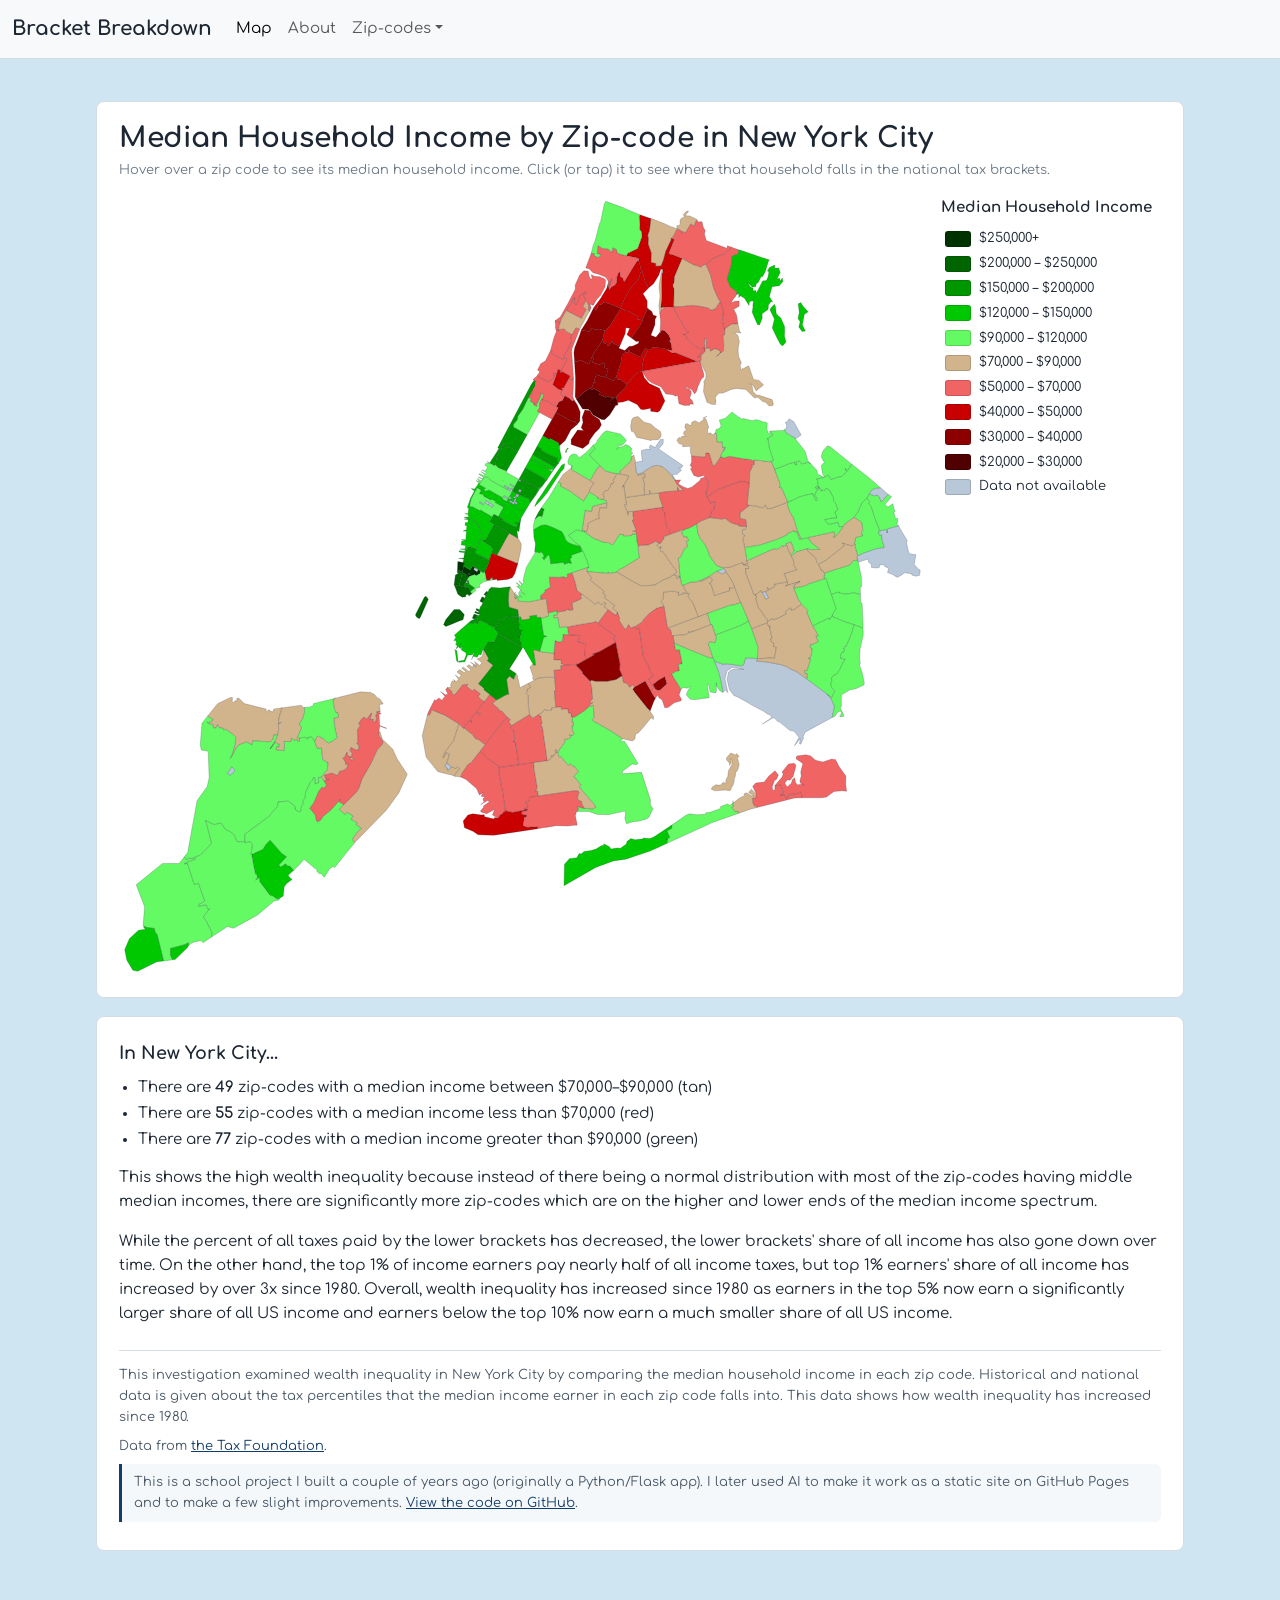
<file: index.html>
<!doctype html>
<html lang="en">
<head>
  <meta charset="utf-8">
  <meta name="viewport" content="width=device-width, initial-scale=1">
  <title>Bracket Breakdown – NYC Median Income by Zip Code</title>
  <meta name="description" content="An interactive map of median household income in every New York City zip code, and where each one falls in the national tax brackets.">
  <link rel="preconnect" href="https://fonts.googleapis.com">
  <link rel="preconnect" href="https://fonts.gstatic.com" crossorigin>
  <link href="https://fonts.googleapis.com/css2?family=Comfortaa:wght@400;600;700&display=swap" rel="stylesheet">
  <link href="https://cdn.jsdelivr.net/npm/bootstrap@5.3.3/dist/css/bootstrap.min.css" rel="stylesheet">
  <link rel="stylesheet" href="assets/style.css">
</head>
<body data-page="map">
  <div id="site-nav"></div>

  <main class="page">
    <div class="card-box">
      <h1 class="page-title">Median Household Income by Zip-code in New York City</h1>
      <p class="hint">Hover over a zip code to see its median household income. Click (or tap) it to see where that household falls in the national tax brackets.</p>

      <div class="map-layout">
        <div class="map-wrap" id="map">
          <div class="empty-state text-muted">Loading map…</div>
        </div>
        <div>
          <div class="legend-title">Median Household Income</div>
          <ul class="legend" id="legend"></ul>
        </div>
      </div>
    </div>

    <div class="card-box">
      <h2 class="section-title">In New York City…</h2>
      <ul class="stat-list" id="stats">
        <li>There are <strong data-count="tan">49</strong> zip-codes with a median income between $70,000–$90,000 (tan)</li>
        <li>There are <strong data-count="red">55</strong> zip-codes with a median income less than $70,000 (red)</li>
        <li>There are <strong data-count="green">77</strong> zip-codes with a median income greater than $90,000 (green)</li>
      </ul>
      <p>This shows the high wealth inequality because instead of there being a normal distribution with most of the zip-codes having middle median incomes, there are significantly more zip-codes which are on the higher and lower ends of the median income spectrum.</p>
      <p>While the percent of all taxes paid by the lower brackets has decreased, the lower brackets' share of all income has also gone down over time. On the other hand, the top 1% of income earners pay nearly half of all income taxes, but top 1% earners' share of all income has increased by over 3x since 1980. Overall, wealth inequality has increased since 1980 as earners in the top 5% now earn a significantly larger share of all US income and earners below the top 10% now earn a much smaller share of all US income.</p>
      <div id="site-footer"></div>
    </div>
  </main>

  <script src="https://cdn.jsdelivr.net/npm/bootstrap@5.3.3/dist/js/bootstrap.bundle.min.js"></script>
  <script src="assets/js/common.js"></script>
  <script src="assets/js/map.js"></script>
</body>
</html>
</file>
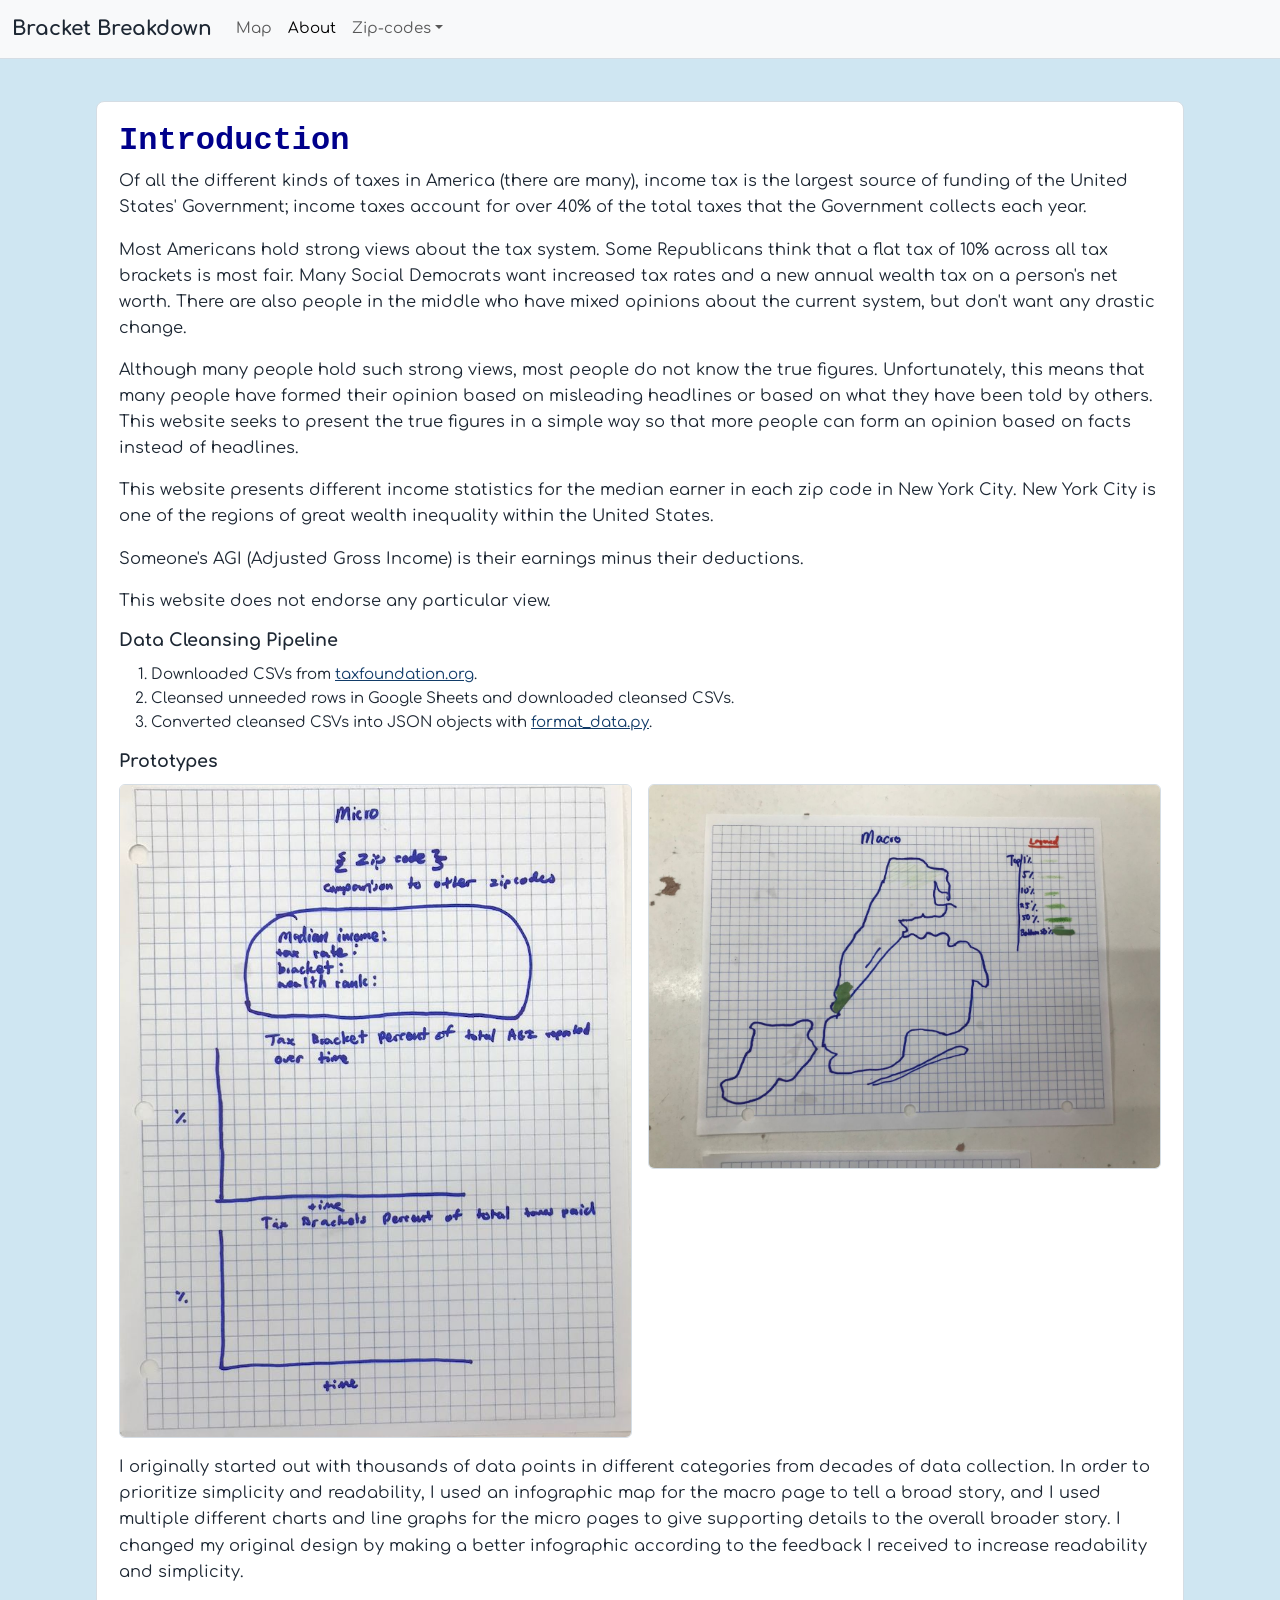
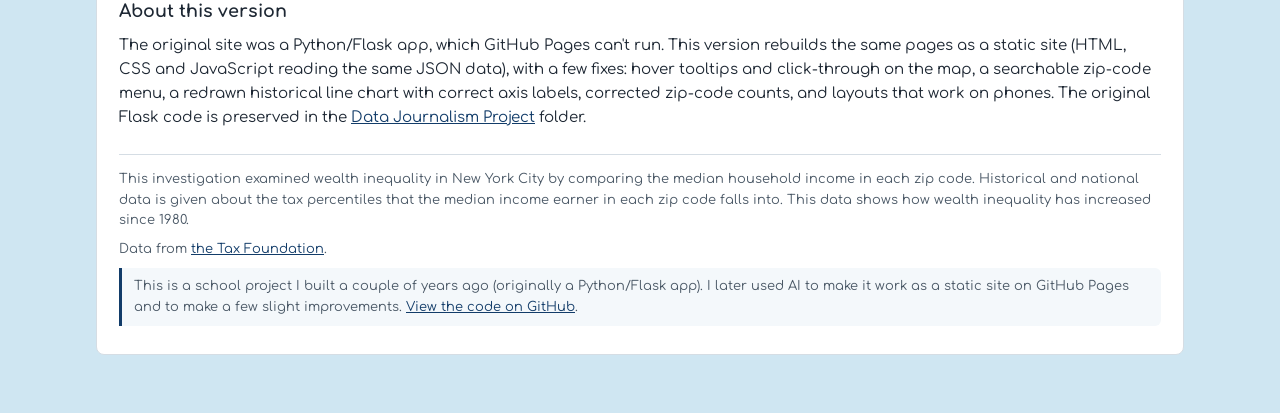
<file: about.html>
<!doctype html>
<html lang="en">
<head>
  <meta charset="utf-8">
  <meta name="viewport" content="width=device-width, initial-scale=1">
  <title>Bracket Breakdown – About</title>
  <link rel="preconnect" href="https://fonts.googleapis.com">
  <link rel="preconnect" href="https://fonts.gstatic.com" crossorigin>
  <link href="https://fonts.googleapis.com/css2?family=Comfortaa:wght@400;600;700&display=swap" rel="stylesheet">
  <link href="https://cdn.jsdelivr.net/npm/bootstrap@5.3.3/dist/css/bootstrap.min.css" rel="stylesheet">
  <link rel="stylesheet" href="assets/style.css">
</head>
<body data-page="about">
  <div id="site-nav"></div>

  <main class="page">
    <div class="card-box about">
      <h2 id="introduction">Introduction</h2>
      <p class="lead">Of all the different kinds of taxes in America (there are many), income tax is the largest source of funding of the United States' Government; income taxes account for over 40% of the total taxes that the Government collects each year.</p>
      <p class="lead">Most Americans hold strong views about the tax system. Some Republicans think that a flat tax of 10% across all tax brackets is most fair. Many Social Democrats want increased tax rates and a new annual wealth tax on a person's net worth. There are also people in the middle who have mixed opinions about the current system, but don't want any drastic change.</p>
      <p class="lead">Although many people hold such strong views, most people do not know the true figures. Unfortunately, this means that many people have formed their opinion based on misleading headlines or based on what they have been told by others. This website seeks to present the true figures in a simple way so that more people can form an opinion based on facts instead of headlines.</p>
      <p class="lead">This website presents different income statistics for the median earner in each zip code in New York City. New York City is one of the regions of great wealth inequality within the United States.</p>
      <p class="lead">Someone's AGI (Adjusted Gross Income) is their earnings minus their deductions.</p>
      <p class="lead">This website does not endorse any particular view.</p>

      <h3 class="section-title">Data Cleansing Pipeline</h3>
      <ol>
        <li>Downloaded CSVs from <a href="https://taxfoundation.org/data/all/federal/latest-federal-income-tax-data-2024/">taxfoundation.org</a>.</li>
        <li>Cleansed unneeded rows in Google Sheets and downloaded cleansed CSVs.</li>
        <li>Converted cleansed CSVs into JSON objects with <a href="https://github.com/jdawson-projects/Bracket-Breakdown/blob/main/Data%20Journalism%20Project/data/format_data.py">format_data.py</a>.</li>
      </ol>

      <h3 class="section-title">Prototypes</h3>
      <div class="row g-3">
        <div class="col-md-6">
          <img src="assets/img/prototype-1.jpg" class="img-fluid" alt="Prototype 1: hand-drawn sketch of the zip-code (micro) page with an income summary box and two line graphs" loading="lazy">
        </div>
        <div class="col-md-6">
          <img src="assets/img/prototype-2.jpg" class="img-fluid" alt="Prototype 2: hand-drawn sketch of the NYC map (macro) page with a legend of income brackets" loading="lazy">
        </div>
      </div>

      <p class="lead mt-3">I originally started out with thousands of data points in different categories from decades of data collection. In order to prioritize simplicity and readability, I used an infographic map for the macro page to tell a broad story, and I used multiple different charts and line graphs for the micro pages to give supporting details to the overall broader story.
      I changed my original design by making a better infographic according to the feedback I received to increase readability and simplicity.</p>

      <h3 class="section-title">About this version</h3>
      <p>The original site was a Python/Flask app, which GitHub Pages can't run. This version rebuilds the same pages as a static site (HTML, CSS and JavaScript reading the same JSON data), with a few fixes: hover tooltips and click-through on the map, a searchable zip-code menu, a redrawn historical line chart with correct axis labels, corrected zip-code counts, and layouts that work on phones. The original Flask code is preserved in the <a href="https://github.com/jdawson-projects/Bracket-Breakdown/tree/main/Data%20Journalism%20Project">Data Journalism Project</a> folder.</p>

      <div id="site-footer"></div>
    </div>
  </main>

  <script src="https://cdn.jsdelivr.net/npm/bootstrap@5.3.3/dist/js/bootstrap.bundle.min.js"></script>
  <script src="assets/js/common.js"></script>
</body>
</html>
</file>
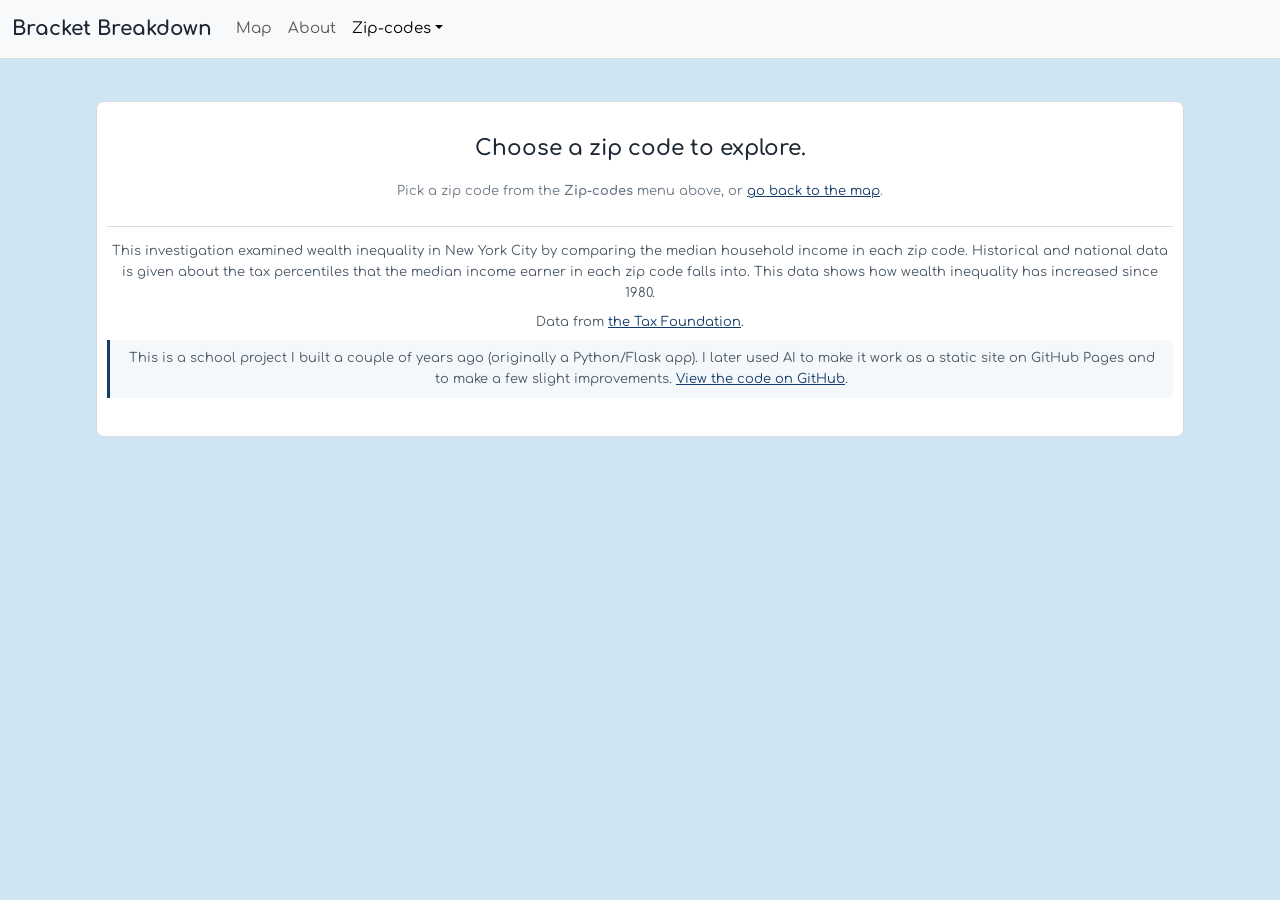
<file: zip.html>
<!doctype html>
<html lang="en">
<head>
  <meta charset="utf-8">
  <meta name="viewport" content="width=device-width, initial-scale=1">
  <title>Bracket Breakdown – Zip Code</title>
  <link rel="preconnect" href="https://fonts.googleapis.com">
  <link rel="preconnect" href="https://fonts.gstatic.com" crossorigin>
  <link href="https://fonts.googleapis.com/css2?family=Comfortaa:wght@400;600;700&display=swap" rel="stylesheet">
  <link href="https://cdn.jsdelivr.net/npm/bootstrap@5.3.3/dist/css/bootstrap.min.css" rel="stylesheet">
  <link rel="stylesheet" href="assets/style.css">
</head>
<body data-page="zip">
  <div id="site-nav"></div>

  <main class="page" id="zip-page">
    <div class="card-box empty-state text-muted">Loading…</div>
  </main>

  <script src="https://cdn.jsdelivr.net/npm/bootstrap@5.3.3/dist/js/bootstrap.bundle.min.js"></script>
  <script src="assets/js/common.js"></script>
  <script src="assets/js/zip.js"></script>
</body>
</html>
</file>
<file: assets/style.css>
/* Bracket Breakdown — static site styles */

:root {
  --water: #cfe6f2;
  --card: #ffffff;
  --ink: #1d2733;
  --ink-2: #4a5866;
  --muted: #6b7885;
  --rule: #d5dde4;
  --grid: #e7ecf0;
  --accent: #123c69;
  --taxes: #c8321f;
  --agi: #1f8a5b;
  --no-data: rgb(184, 200, 216);
  color-scheme: light;
}

* { box-sizing: border-box; }

body {
  margin: 0;
  background: var(--water);
  color: var(--ink);
  font-family: "Comfortaa", system-ui, -apple-system, "Segoe UI", sans-serif;
  font-size: 15px;
  line-height: 1.6;
}

a { color: var(--accent); }

/* ---------- navbar (keeps the original Bootstrap layout) ---------- */
.navbar {
  border-bottom: 1px solid var(--rule);
  background: #f8f9fa;
}
.navbar-brand { font-weight: 700; color: var(--ink) !important; }
.zip-menu {
  max-height: 60vh;
  overflow-y: auto;
  min-width: 14rem;
  padding-top: 0;
}
.zip-menu .search-row {
  position: sticky;
  top: 0;
  background: #fff;
  padding: .5rem;
  border-bottom: 1px solid var(--rule);
  z-index: 1;
}
.zip-menu .zip-item a { text-decoration: none; display: block; color: var(--ink); }
.zip-menu .zip-item a:hover { color: var(--accent); }
.zip-menu .zip-item small { color: var(--muted); }

/* ---------- layout ---------- */
.page {
  max-width: 1120px;
  margin: 0 auto;
  padding: 24px 16px 40px;
}

.card-box {
  background: var(--card);
  border: 1px solid var(--rule);
  border-radius: 8px;
  padding: 20px 22px;
  margin: 18px 0;
}

h1.page-title {
  font-size: clamp(1.25rem, 2.6vw, 1.75rem);
  font-weight: 700;
  margin: 0 0 4px;
}
.subtitle { color: var(--ink-2); margin: 0 0 12px; }
.hint { color: var(--muted); font-size: 13px; }

h2, h3, h4 { font-weight: 700; }
.headline { font-size: clamp(1.05rem, 2vw, 1.35rem); line-height: 1.55; font-weight: 600; }
.section-title { font-size: 1.1rem; margin: 6px 0 12px; }
.callout { font-size: 1rem; font-weight: 600; margin: 10px 0; }

/* ---------- map page ---------- */
.map-layout {
  display: grid;
  grid-template-columns: minmax(0, 1fr) 220px;
  gap: 16px;
  align-items: start;
}
@media (max-width: 760px) {
  .map-layout { grid-template-columns: 1fr; }
}

.map-wrap { position: relative; }
.zipmap { width: 100%; height: auto; display: block; }
.zipmap path {
  stroke: rgba(29, 39, 51, .45);
  stroke-width: .5;
  stroke-linejoin: round;
  cursor: pointer;
  transition: opacity .15s;
}
.zipmap path.no-data { cursor: default; }
.zipmap .highlight {
  fill: none;
  stroke: #111;
  stroke-width: 2.2;
  pointer-events: none;
}
.zipmap.dimmed path:not(.active) { opacity: .45; }

.legend { list-style: none; margin: 0; padding: 0; font-size: 13px; }
.legend-title { font-weight: 700; margin-bottom: 6px; }
.legend li {
  display: flex;
  align-items: center;
  gap: 8px;
  padding: 2px 4px;
  border-radius: 4px;
  cursor: default;
}
.legend li:hover { background: #eef4f8; }
.swatch {
  width: 26px;
  height: 16px;
  border-radius: 3px;
  border: 1px solid rgba(0, 0, 0, .15);
  flex: none;
}

.tooltip-box {
  position: absolute;
  pointer-events: none;
  background: #fff;
  border: 1px solid var(--rule);
  border-radius: 6px;
  padding: 8px 10px;
  font-size: 13px;
  line-height: 1.4;
  box-shadow: 0 4px 14px rgba(0, 0, 0, .12);
  white-space: nowrap;
  opacity: 0;
  transform: translateY(4px);
  transition: opacity .1s, transform .1s;
  z-index: 10;
}
.tooltip-box.show { opacity: 1; transform: none; }
.tooltip-box .tt-zip { font-weight: 700; }
.tooltip-box .tt-muted { color: var(--muted); }
.tooltip-box .tt-row { display: flex; align-items: center; gap: 6px; }
.tooltip-box .tt-key { width: 10px; height: 3px; border-radius: 2px; flex: none; }

.stat-list { margin: 8px 0 14px; padding-left: 1.2rem; }
.stat-list li { margin: 2px 0; }

/* ---------- zip page ---------- */
.zip-hero {
  display: grid;
  grid-template-columns: minmax(0, 1fr) 260px;
  gap: 20px;
  align-items: center;
}
@media (max-width: 760px) {
  .zip-hero { grid-template-columns: 1fr; }
  .zip-hero .locator { max-width: 260px; }
}
.locator .zipmap path { cursor: default; fill: #e3e8ec; stroke: #fff; stroke-width: .6; }
.locator figcaption { font-size: 12px; color: var(--muted); text-align: center; }

.pill {
  display: inline-block;
  background: #eef4f8;
  border: 1px solid var(--rule);
  border-radius: 999px;
  padding: 1px 10px;
  font-weight: 700;
  white-space: nowrap;
}

.pies {
  display: grid;
  grid-template-columns: repeat(2, minmax(0, 1fr));
  gap: 12px;
}
@media (max-width: 700px) { .pies { grid-template-columns: 1fr; } }
.pies img { width: 100%; height: auto; display: block; }

.chart-wrap { position: relative; }
.chart-wrap svg { max-width: 100%; height: auto; display: block; overflow: visible; }
.chart-legend { display: flex; flex-wrap: wrap; gap: 6px 18px; font-size: 13px; margin: 0 0 4px; }
.chart-legend span { display: inline-flex; align-items: center; gap: 6px; }
.chart-legend i { width: 18px; height: 3px; border-radius: 2px; display: inline-block; }
.axis text { fill: var(--muted); font-size: 12px; }
.axis-title { fill: var(--ink-2); font-size: 12px; font-weight: 700; }
.gridline { stroke: var(--grid); stroke-width: 1; }
.baseline { stroke: #9aa7b2; stroke-width: 1; }
.series { fill: none; stroke-width: 2.5; stroke-linejoin: round; stroke-linecap: round; }
.end-label { font-size: 12px; font-weight: 700; fill: var(--ink-2); }
.crosshair { stroke: #8795a1; stroke-width: 1; stroke-dasharray: 3 3; }

details.data-table { margin-top: 10px; font-size: 13px; }
details.data-table summary { cursor: pointer; color: var(--accent); }
details.data-table table { border-collapse: collapse; margin-top: 8px; width: 100%; max-width: 420px; }
details.data-table th, details.data-table td { padding: 3px 8px; border-bottom: 1px solid var(--grid); text-align: right; }
details.data-table th:first-child, details.data-table td:first-child { text-align: left; }
.table-scroll { max-height: 280px; overflow-y: auto; }

/* ---------- about page (keeps the original look) ---------- */
#introduction {
  color: darkblue;
  font-weight: bolder;
  font-family: "Courier New", Courier, monospace;
}
.about .lead { font-size: 1.02rem; font-weight: 400; }
.about img { border-radius: 6px; border: 1px solid var(--rule); }

/* ---------- footer ---------- */
footer.site-footer {
  font-size: 13px;
  color: var(--ink-2);
  border-top: 1px solid var(--rule);
  margin-top: 24px;
  padding-top: 14px;
}
footer.site-footer p { margin: 0 0 8px; }
footer .project-note {
  background: #f4f8fb;
  border-left: 3px solid var(--accent);
  padding: 8px 12px;
  border-radius: 0 6px 6px 0;
}

.empty-state { text-align: center; padding: 30px 10px; }
</file>
